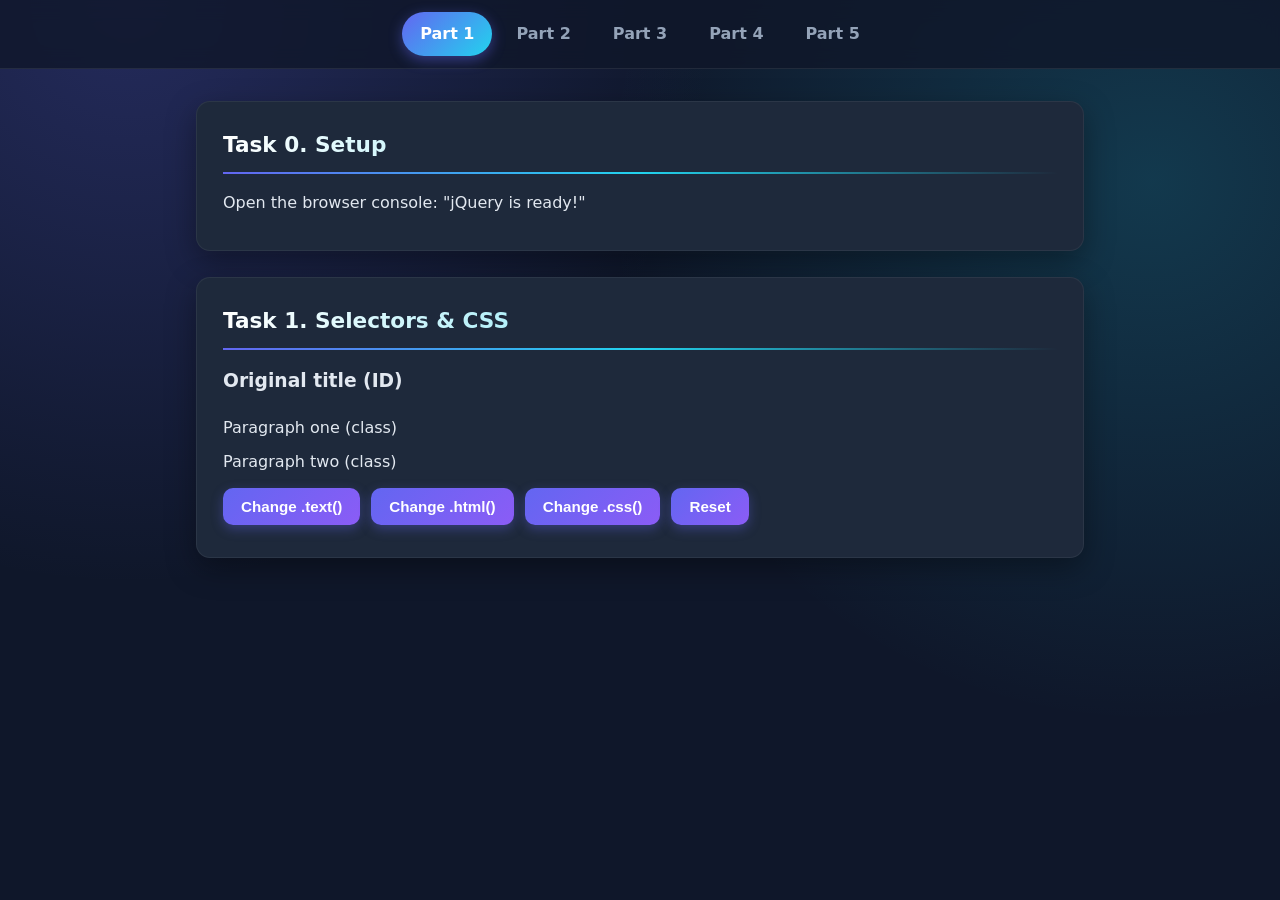
<file: index.html>
<!DOCTYPE html>
<html lang="en">
<head>
<meta charset="UTF-8">
<meta name="viewport" content="width=device-width, initial-scale=1.0">
<title>Part 1 - Getting Started</title>
<link rel="stylesheet" href="style.css">
<script src="https://code.jquery.com/jquery-3.7.1.min.js"></script>
<script src="js/part1.js"></script>
</head>
<body>
<nav>
  <a href="index.html" class="active">Part 1</a>
  <a href="effects.html">Part 2</a>
  <a href="dom.html">Part 3</a>
  <a href="animations.html">Part 4</a>
  <a href="project.html">Part 5</a>
</nav>
<main>
  <section>
    <h2>Task 0. Setup</h2>
    <p>Open the browser console: "jQuery is ready!"</p>
  </section>
  <section>
    <h2>Task 1. Selectors & CSS</h2>
    <h3 id="title">Original title (ID)</h3>
    <p class="text">Paragraph one (class)</p>
    <p class="text">Paragraph two (class)</p>
    <button id="btnText">Change .text()</button>
    <button id="btnHtml">Change .html()</button>
    <button id="btnCss">Change .css()</button>
    <button id="btnReset">Reset</button>
  </section>
</main>
</body>
</html>
</file>
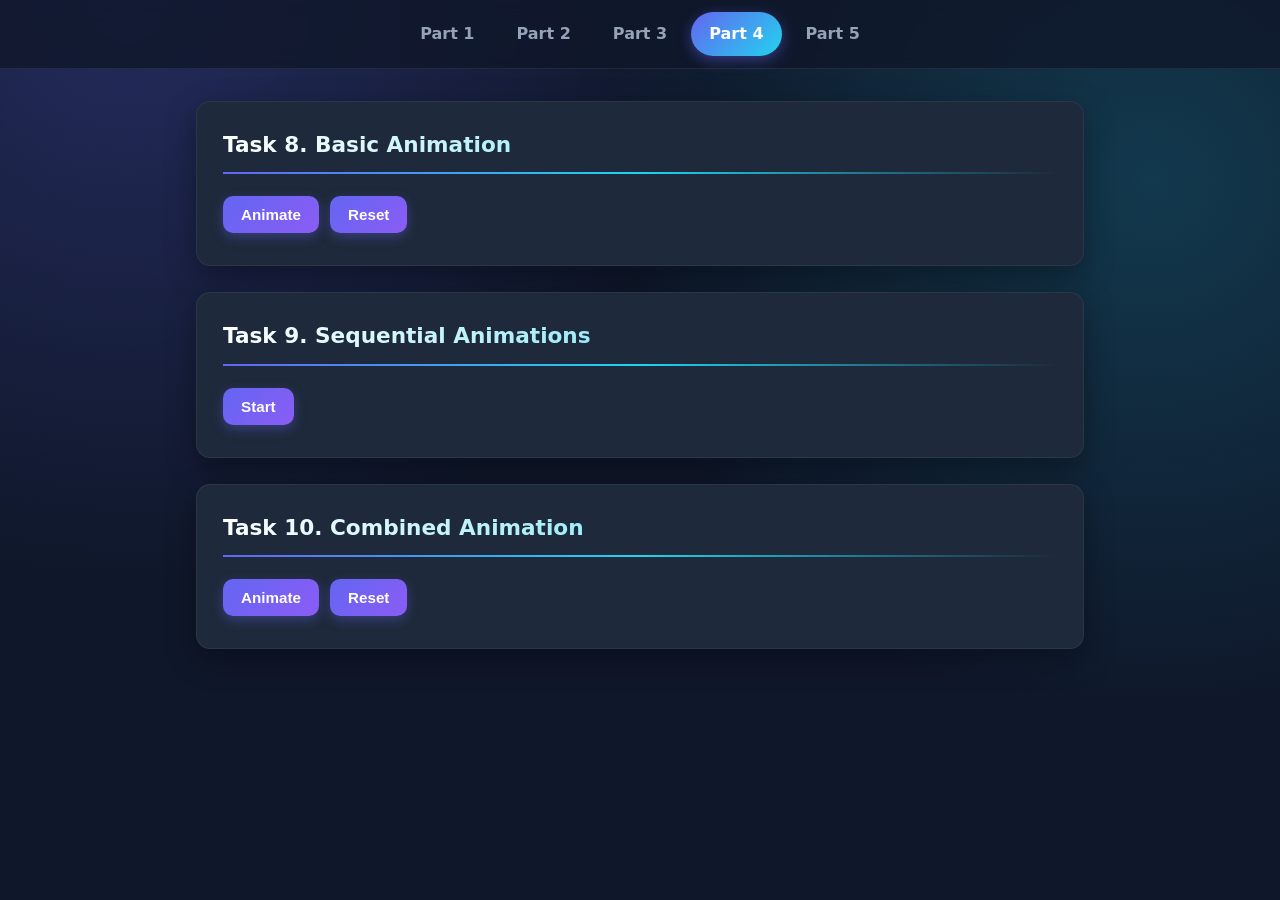
<file: animations.html>
<!DOCTYPE html>
<html lang="en">
<head>
<meta charset="UTF-8">
<meta name="viewport" content="width=device-width, initial-scale=1.0">
<title>Part 4 - Animations</title>
<link rel="stylesheet" href="style.css">
<script src="https://code.jquery.com/jquery-3.7.1.min.js"></script>
<script src="js/part4.js"></script>
</head>
<body>
<nav>
  <a href="index.html">Part 1</a>
  <a href="effects.html">Part 2</a>
  <a href="dom.html">Part 3</a>
  <a href="animations.html" class="active">Part 4</a>
  <a href="project.html">Part 5</a>
</nav>
<main>
  <section>
    <h2>Task 8. Basic Animation</h2>
    <button id="anim1">Animate</button>
    <button id="reset1">Reset</button>
    <div class="stage"><div class="box" id="box1"></div></div>
  </section>

  <section>
    <h2>Task 9. Sequential Animations</h2>
    <button id="anim2">Start</button>
    <div class="stage"><div class="box" id="box2"></div></div>
  </section>

  <section>
    <h2>Task 10. Combined Animation</h2>
    <button id="anim3">Animate</button>
    <button id="reset3">Reset</button>
    <div class="stage"><div class="box" id="box3"></div></div>
  </section>
</main>
</body>
</html>
</file>
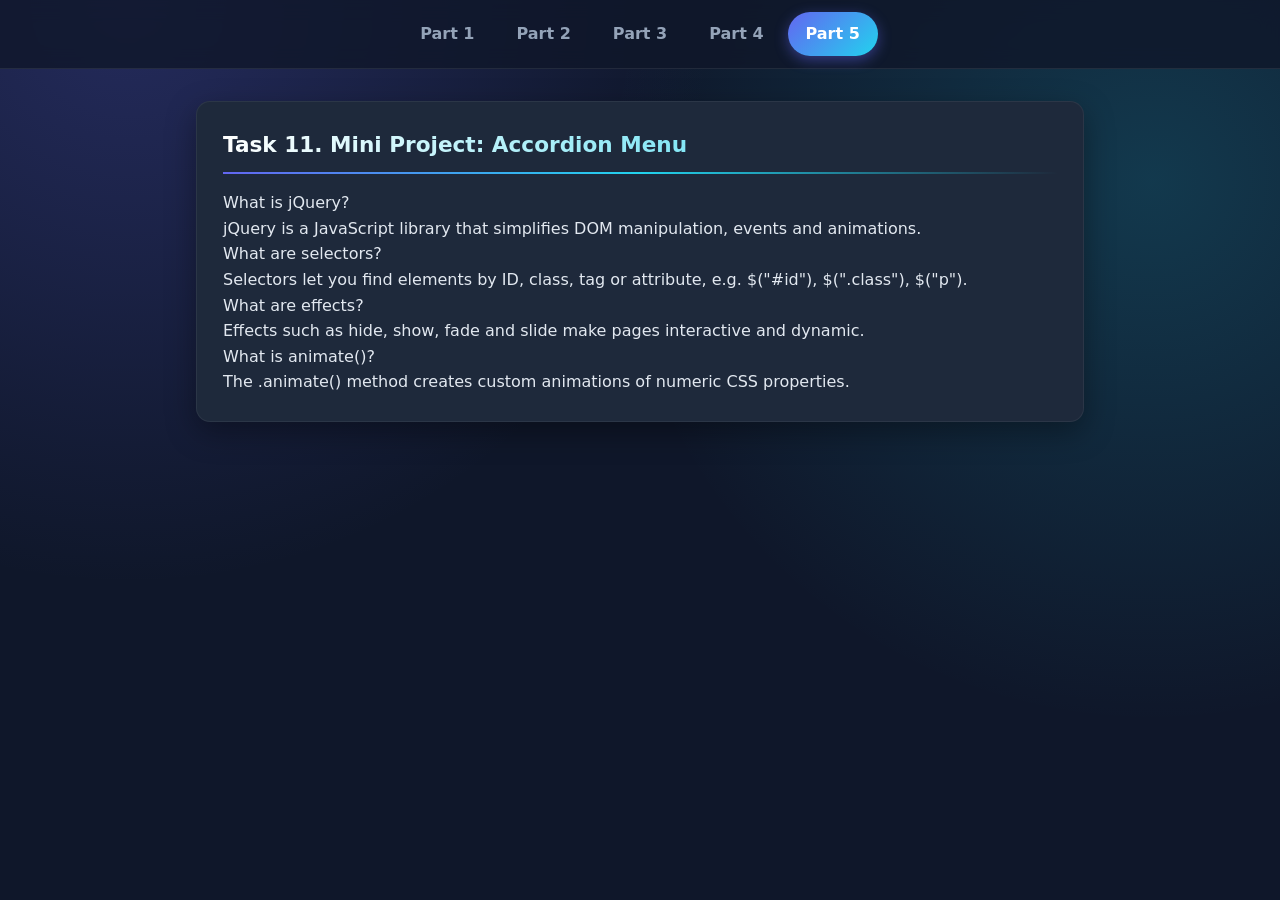
<file: project.html>
<!DOCTYPE html>
<html lang="en">
<head>
<meta charset="UTF-8">
<meta name="viewport" content="width=device-width, initial-scale=1.0">
<title>Part 5 - Mini Project</title>
<link rel="stylesheet" href="style.css">
</head>
<body>
<nav>
  <a href="index.html">Part 1</a>
  <a href="effects.html">Part 2</a>
  <a href="dom.html">Part 3</a>
  <a href="animations.html">Part 4</a>
  <a href="project.html" class="active">Part 5</a>
</nav>
<main>
  <section>
    <h2>Task 11. Mini Project: Accordion Menu</h2>
    <div id="accordion">
      <div class="acc-head">What is jQuery?</div>
      <div class="acc-body">jQuery is a JavaScript library that simplifies DOM manipulation, events and animations.</div>

      <div class="acc-head">What are selectors?</div>
      <div class="acc-body">Selectors let you find elements by ID, class, tag or attribute, e.g. $("#id"), $(".class"), $("p").</div>

      <div class="acc-head">What are effects?</div>
      <div class="acc-body">Effects such as hide, show, fade and slide make pages interactive and dynamic.</div>

      <div class="acc-head">What is animate()?</div>
      <div class="acc-body">The .animate() method creates custom animations of numeric CSS properties.</div>
    </div>
  </section>
</main>
<script src="https://code.jquery.com/jquery-3.7.1.min.js"></script>
<script src="js/part5.js"></script>
</body>
</html>
</file>
<file: style.css>
:root {
  --bg: #0f172a;
  --card: #1e293b;
  --card-soft: #273449;
  --text: #e2e8f0;
  --muted: #94a3b8;
  --accent: #6366f1;
  --accent-2: #22d3ee;
  --danger: #f43f5e;
  --radius: 14px;
}

* { box-sizing: border-box; }

html { scroll-behavior: smooth; }

body {
  margin: 0;
  font-family: "Segoe UI", system-ui, -apple-system, Roboto, Arial, sans-serif;
  line-height: 1.6;
  color: var(--text);
  background:
    radial-gradient(circle at 10% 0%, rgba(99, 102, 241, .25), transparent 40%),
    radial-gradient(circle at 90% 20%, rgba(34, 211, 238, .18), transparent 40%),
    var(--bg);
  background-attachment: fixed;
  min-height: 100vh;
}

nav {
  position: sticky;
  top: 0;
  z-index: 10;
  display: flex;
  flex-wrap: wrap;
  justify-content: center;
  gap: 6px;
  padding: 12px;
  background: rgba(15, 23, 42, .8);
  backdrop-filter: blur(10px);
  border-bottom: 1px solid rgba(255, 255, 255, .08);
}

nav a {
  color: var(--muted);
  text-decoration: none;
  padding: 9px 18px;
  border-radius: 999px;
  font-weight: 600;
  transition: all .25s ease;
}

nav a:hover {
  color: #fff;
  background: rgba(255, 255, 255, .08);
}

nav a.active {
  color: #fff;
  background: linear-gradient(135deg, var(--accent), var(--accent-2));
  box-shadow: 0 4px 14px rgba(99, 102, 241, .45);
}

main {
  max-width: 920px;
  margin: 32px auto;
  padding: 0 16px;
}

section {
  background: var(--card);
  padding: 26px;
  margin-bottom: 26px;
  border-radius: var(--radius);
  border: 1px solid rgba(255, 255, 255, .06);
  box-shadow: 0 10px 30px rgba(0, 0, 0, .35);
  transition: transform .25s ease, box-shadow .25s ease;
}

section:hover {
  transform: translateY(-3px);
  box-shadow: 0 16px 40px rgba(0, 0, 0, .45);
}

h2 {
  margin: 0 0 16px;
  padding-bottom: 10px;
  font-size: 1.35rem;
  border-bottom: 2px solid transparent;
  border-image: linear-gradient(90deg, var(--accent), var(--accent-2), transparent) 1;
  background: linear-gradient(90deg, #fff, var(--accent-2));
  -webkit-background-clip: text;
  background-clip: text;
  -webkit-text-fill-color: transparent;
}

h3 { margin-top: 0; }

p { margin: 8px 0; color: var(--text); }

a { color: var(--accent-2); }

button {
  background: linear-gradient(135deg, var(--accent), #8b5cf6);
  color: #fff;
  border: 0;
  padding: 10px 18px;
  margin: 6px 6px 6px 0;
  border-radius: 10px;
  font-size: .95rem;
  font-weight: 600;
  cursor: pointer;
  transition: transform .15s ease, box-shadow .25s ease, filter .25s ease;
  box-shadow: 0 4px 12px rgba(99, 102, 241, .35);
}

button:hover {
  transform: translateY(-2px);
  filter: brightness(1.12);
  box-shadow: 0 8px 18px rgba(99, 102, 241, .5);
}

button:active { transform: translateY(0) scale(.97); }

input {
  width: 100%;
  max-width: 360px;
  padding: 11px 14px;
  margin: 6px 0;
  color: var(--text);
  background: var(--card-soft);
  border: 1px solid rgba(255, 255, 255,
</file>
